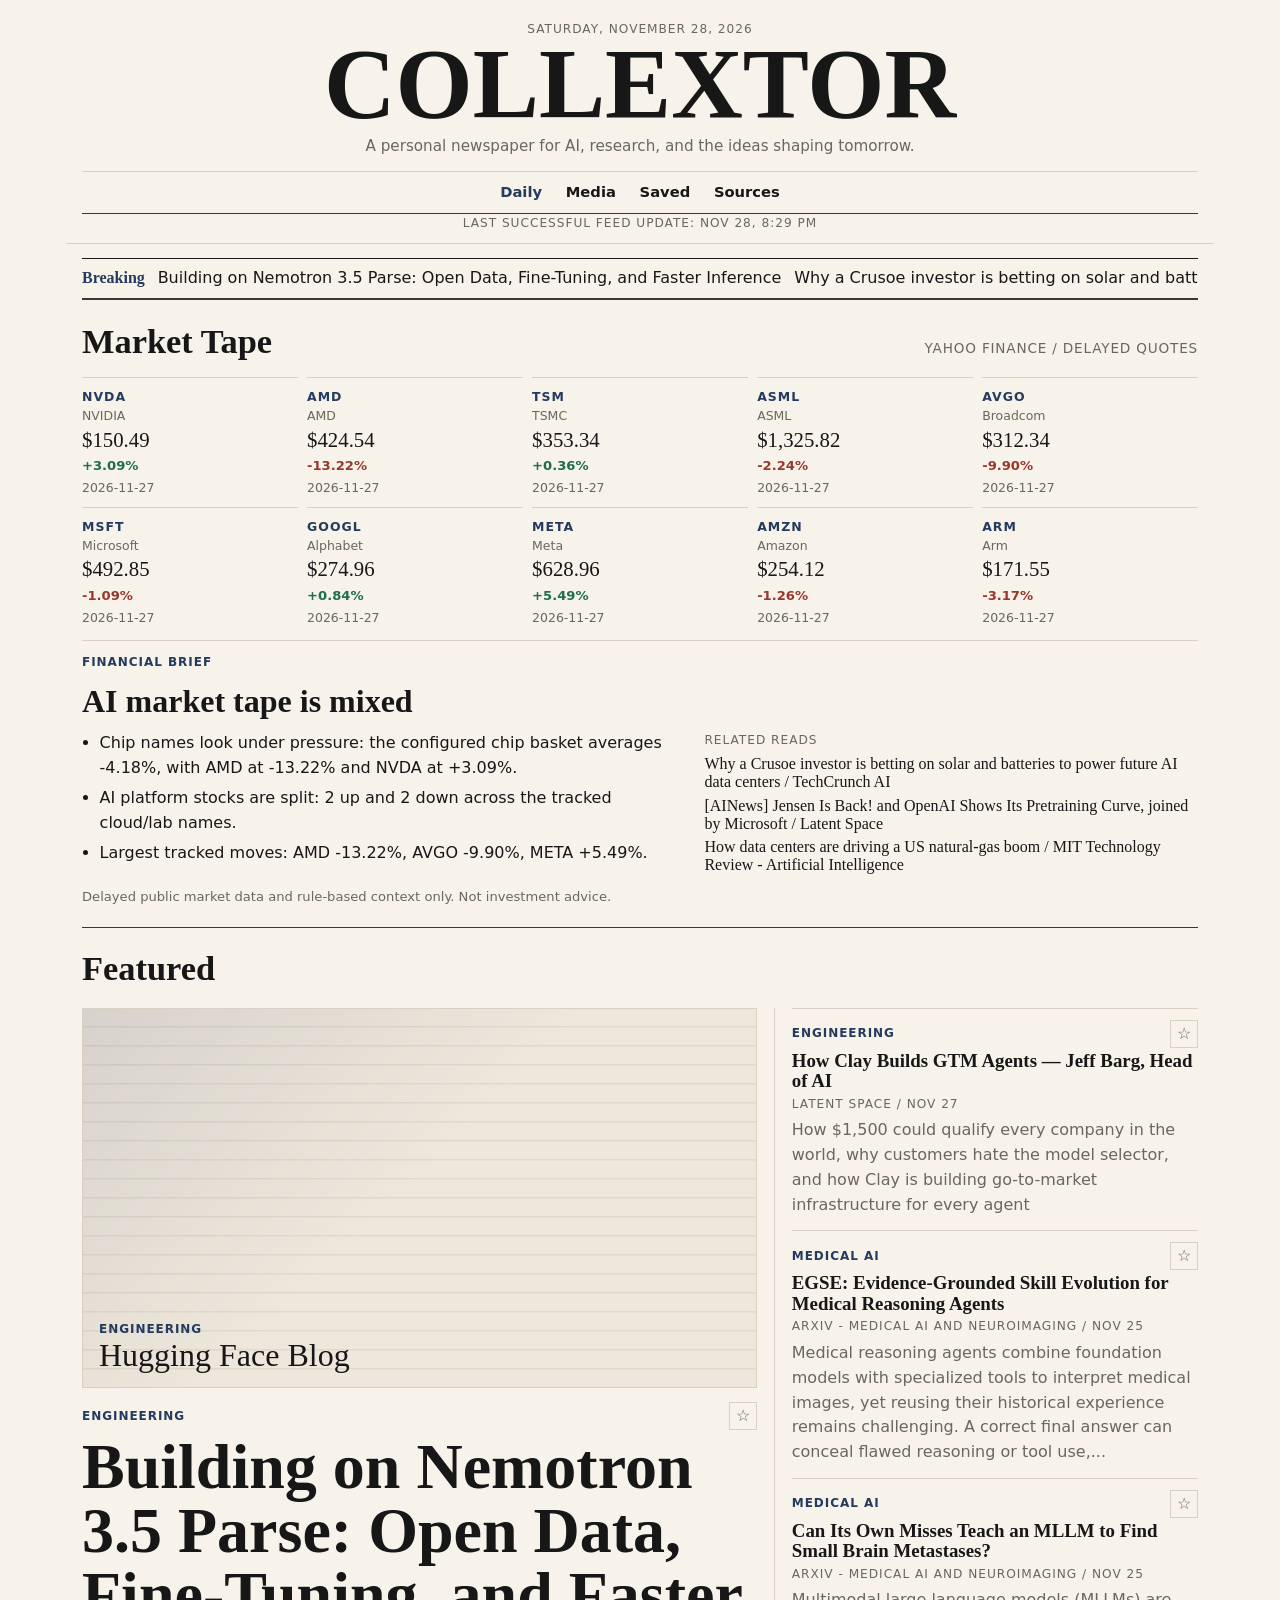
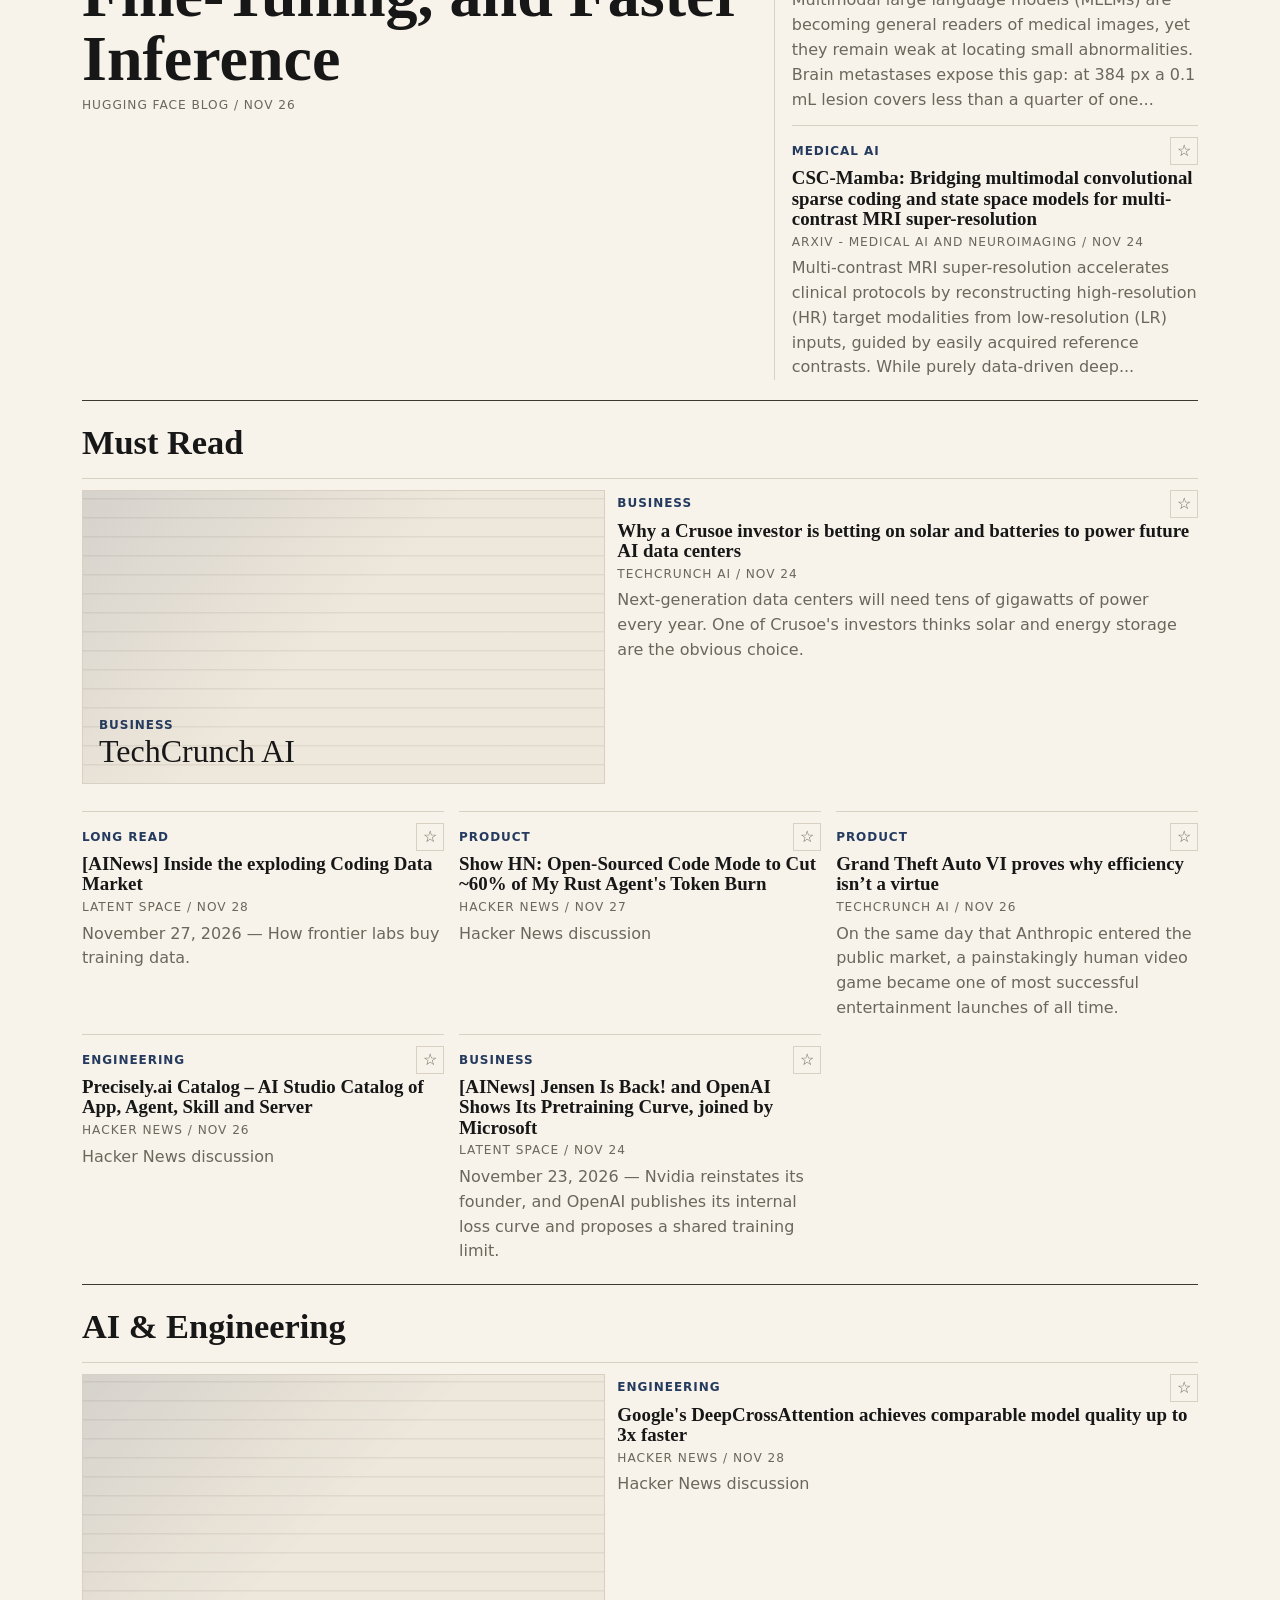
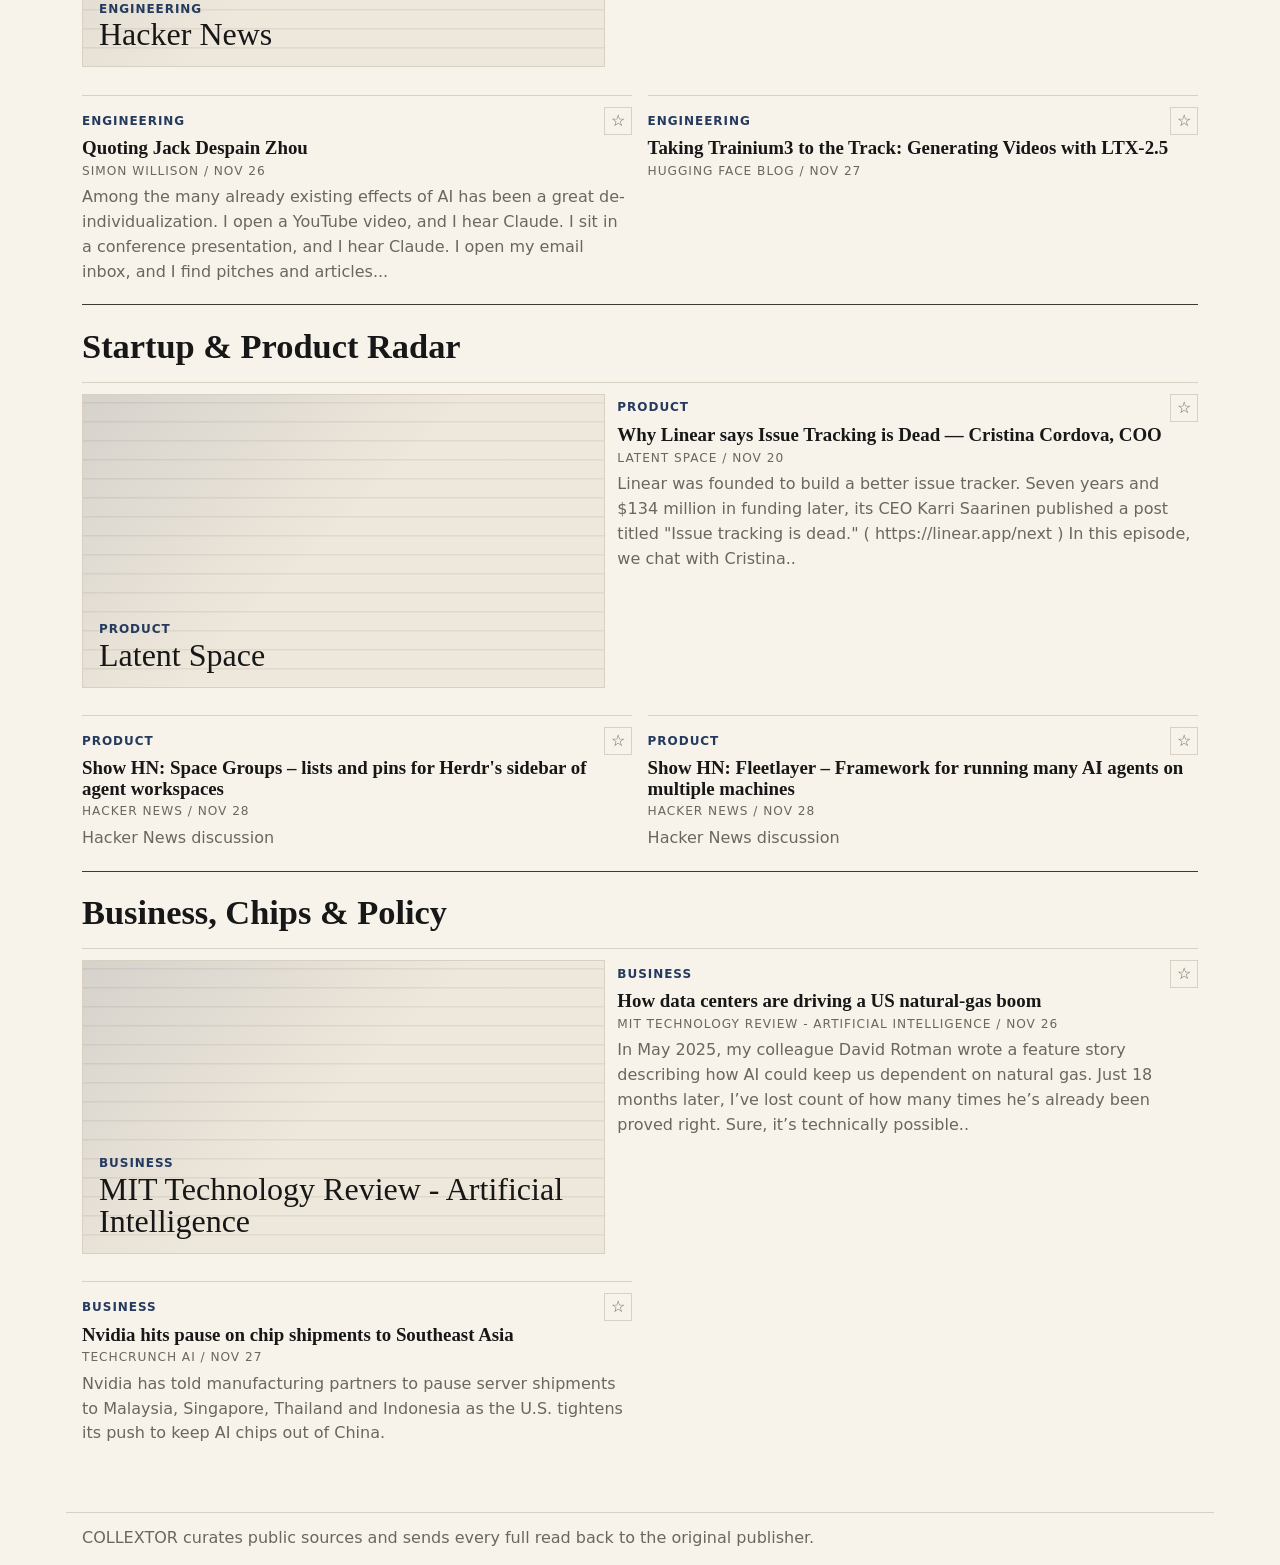
<file: index.html>
<!doctype html>
<html lang="en">
<head>
  <meta charset="utf-8">
  <meta name="viewport" content="width=device-width, initial-scale=1">
  <meta name="color-scheme" content="light dark">
  <title>COLLEXTOR</title>
  <link rel="icon" href="assets/favicon.svg" type="image/svg+xml">
  <link rel="stylesheet" href="assets/styles.css">
</head>
<body>
  <a class="skip-link" href="#main">Skip to content</a>
  <header class="masthead">
    <div class="date-line" id="today">Asia/Bangkok</div>
    <a class="brand" href="index.html">COLLEXTOR</a>
    <p>A personal newspaper for AI, research, and the ideas shaping tomorrow.</p>
    <nav aria-label="Primary">
      <a aria-current="page" href="index.html">Daily</a>
      <a href="media.html">Media</a>
      <a href="saved.html">Saved</a>
      <a href="sources.html">Sources</a>
    </nav>
    <div class="update-line" id="update-line">Loading latest edition...</div>
  </header>
  <main id="main">
    <section id="failure" class="notice" hidden></section>
    <section id="breaking" class="breaking" hidden aria-label="Breaking"></section>
    <section data-section="stocks" class="section-block market-block">
      <div class="section-heading">
        <h2>Market Tape</h2>
        <p id="stocks-meta">Delayed quotes from public market data.</p>
      </div>
      <div class="stock-strip" id="stock-strip"></div>
      <div class="market-brief" id="market-brief"></div>
    </section>
    <section data-section="featured" class="section-block">
      <h2>Featured</h2>
      <div class="front-grid" id="front-page" aria-label="Top stories">
        <div class="loading">Setting the front page...</div>
      </div>
    </section>
    <section data-section="must-read" class="section-block">
      <h2>Must Read</h2>
      <div class="story-list" id="must-read"></div>
    </section>
    <section data-section="ai-engineering" class="section-block">
      <h2>AI &amp; Engineering</h2>
      <div class="story-list compact" id="ai-engineering"></div>
    </section>
    <section data-section="research" class="section-block split">
      <div>
        <h2>Medical AI &amp; Neuroimaging</h2>
        <div class="research-list" id="medical-neuroimaging"></div>
      </div>
      <div>
        <h2>Multimodal &amp; Foundation Models</h2>
        <div class="research-list" id="multimodal-foundation"></div>
      </div>
    </section>
    <section data-section="startup-product" class="section-block">
      <h2>Startup &amp; Product Radar</h2>
      <div class="story-list compact" id="startup-product"></div>
    </section>
    <section data-section="business-policy" class="section-block">
      <h2>Business, Chips &amp; Policy</h2>
      <div class="story-list compact" id="business-policy"></div>
    </section>
  </main>
  <footer>
    <span>COLLEXTOR curates public sources and sends every full read back to the original publisher.</span>
  </footer>
  <script src="assets/app.js" defer></script>
</body>
</html>
</file>
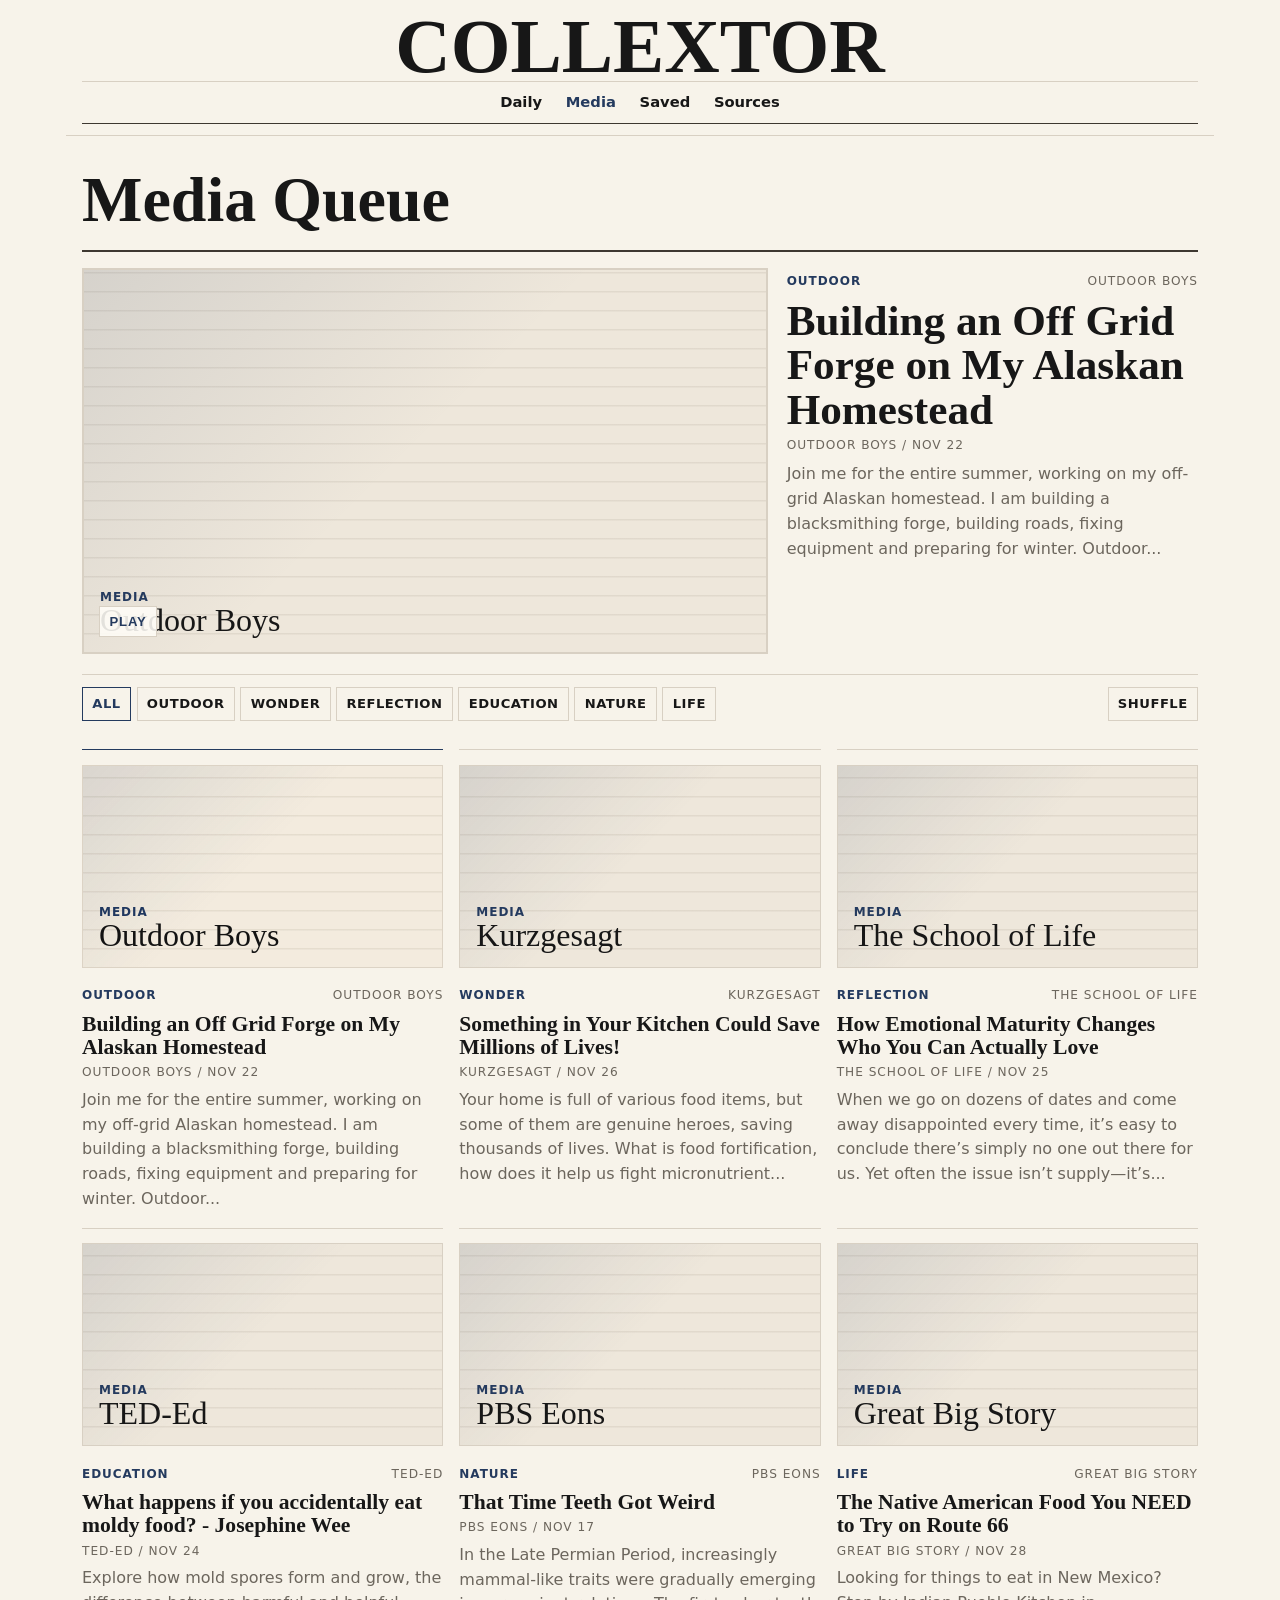
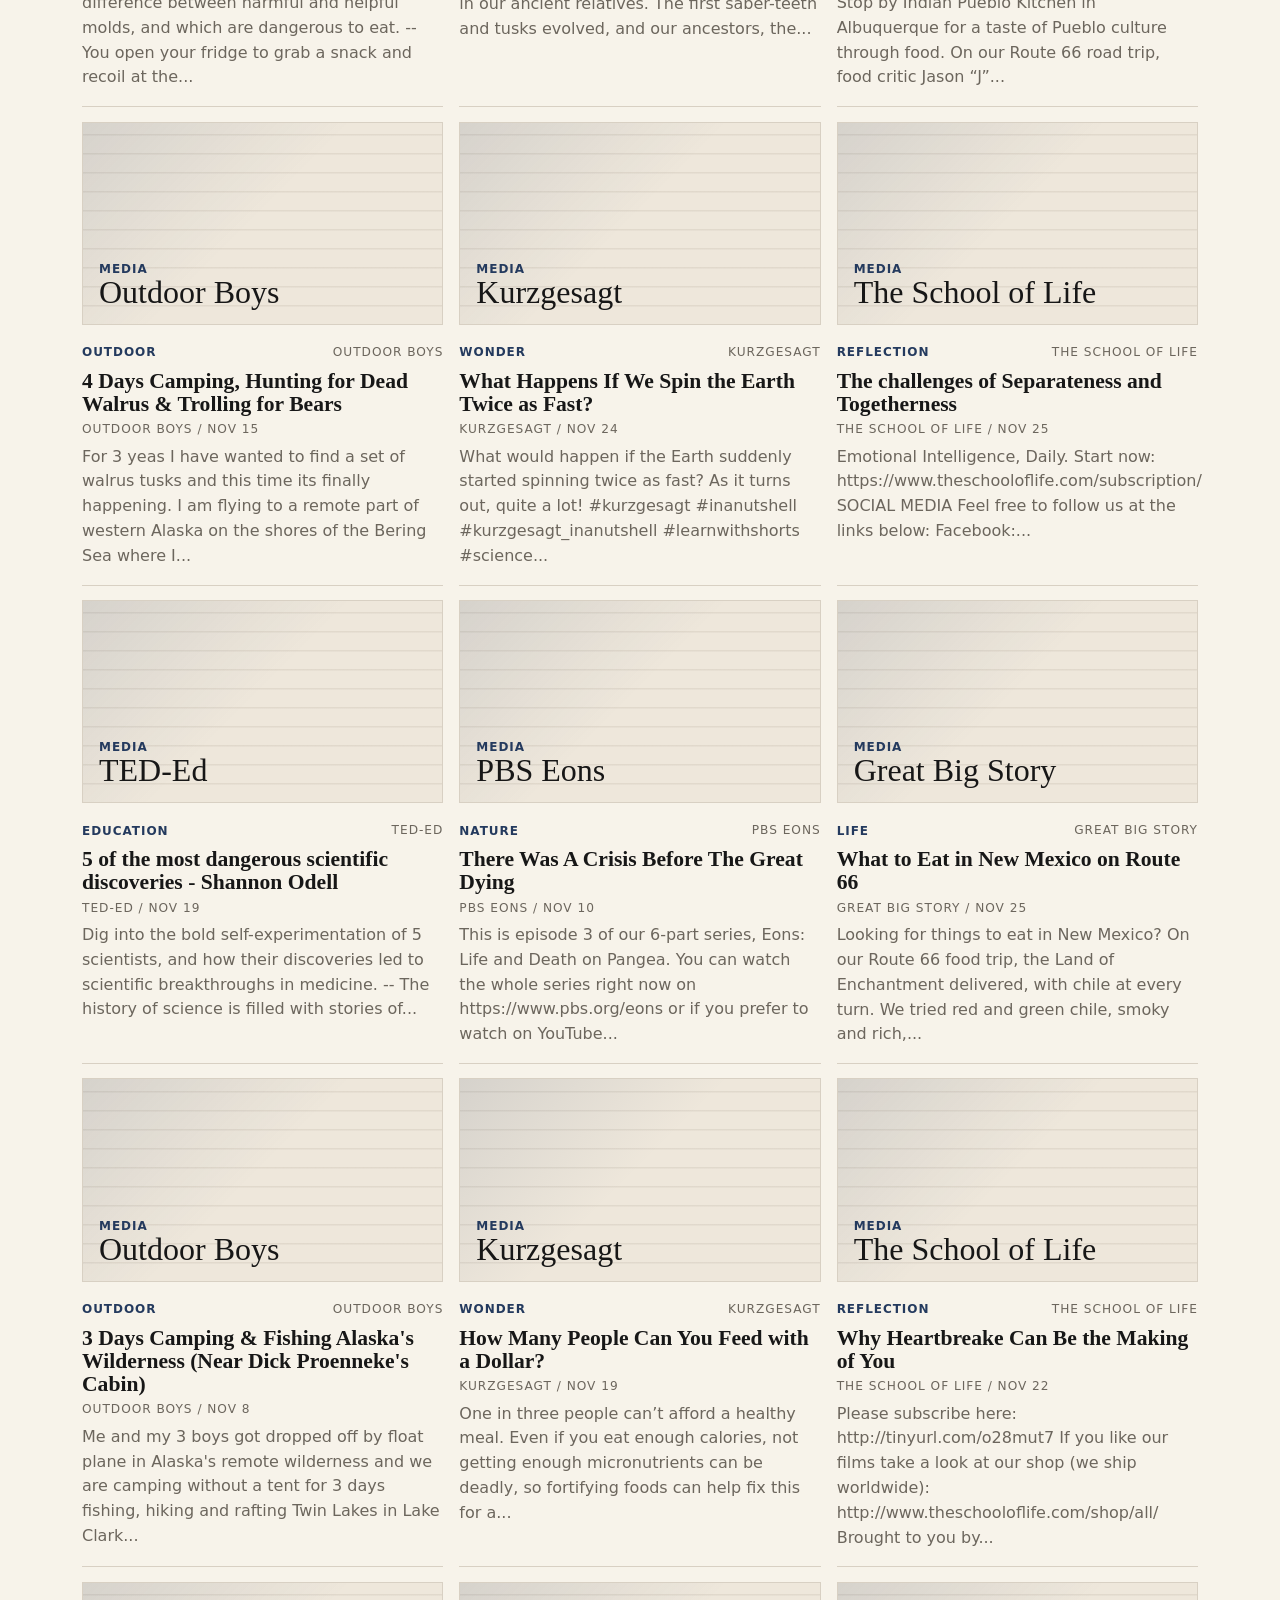
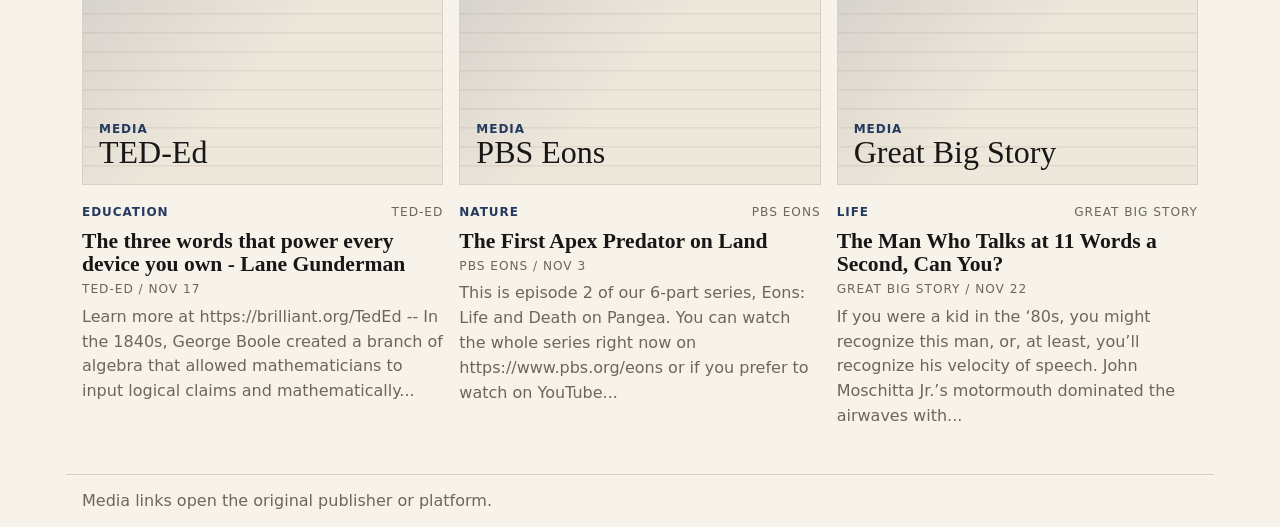
<file: media.html>
<!doctype html>
<html lang="en">
<head>
  <meta charset="utf-8">
  <meta name="viewport" content="width=device-width, initial-scale=1">
  <meta name="color-scheme" content="light dark">
  <title>Media - COLLEXTOR</title>
  <link rel="icon" href="assets/favicon.svg" type="image/svg+xml">
  <link rel="stylesheet" href="assets/styles.css">
</head>
<body>
  <a class="skip-link" href="#main">Skip to content</a>
  <header class="masthead compact-head">
    <a class="brand" href="index.html">COLLEXTOR</a>
    <nav aria-label="Primary">
      <a href="index.html">Daily</a>
      <a aria-current="page" href="media.html">Media</a>
      <a href="saved.html">Saved</a>
      <a href="sources.html">Sources</a>
    </nav>
  </header>
  <main id="main">
    <section class="page-head">
      <h1>Media Queue</h1>
    </section>
    <section id="media-player" class="media-player" hidden></section>
    <div id="media-controls" class="media-controls" hidden></div>
    <div id="media-list" class="media-grid"><div class="loading">Tuning the media queue...</div></div>
  </main>
  <footer>
    <span>Media links open the original publisher or platform.</span>
  </footer>
  <script src="assets/app.js" defer></script>
  <script src="assets/media.js" defer></script>
</body>
</html>
</file>
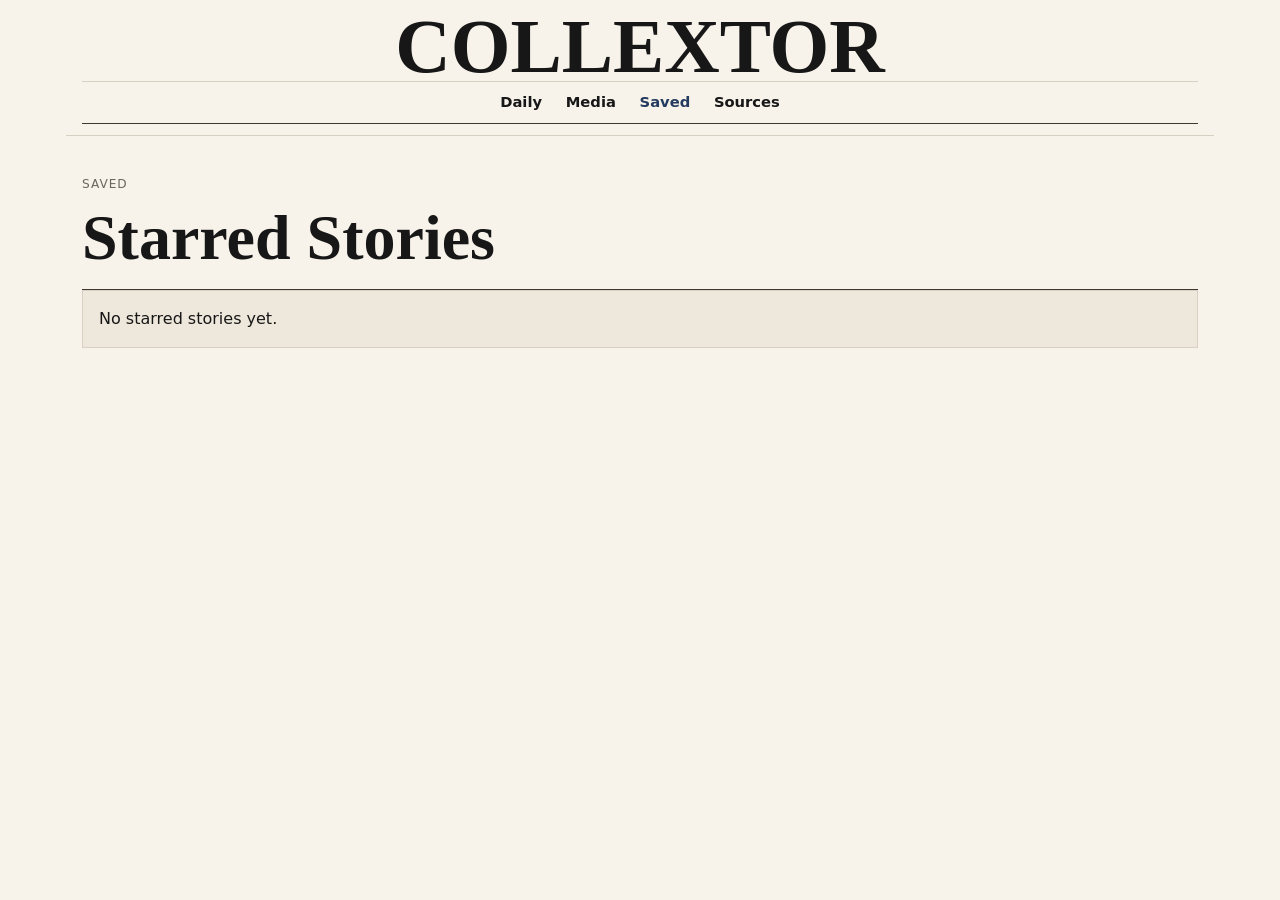
<file: saved.html>
<!doctype html>
<html lang="en">
<head>
  <meta charset="utf-8">
  <meta name="viewport" content="width=device-width, initial-scale=1">
  <meta name="color-scheme" content="light dark">
  <title>Saved - COLLEXTOR</title>
  <link rel="icon" href="assets/favicon.svg" type="image/svg+xml">
  <link rel="stylesheet" href="assets/styles.css">
</head>
<body>
  <a class="skip-link" href="#main">Skip to content</a>
  <header class="masthead compact-head">
    <a class="brand" href="index.html">COLLEXTOR</a>
    <nav aria-label="Primary">
      <a href="index.html">Daily</a>
      <a href="media.html">Media</a>
      <a aria-current="page" href="saved.html">Saved</a>
      <a href="sources.html">Sources</a>
    </nav>
  </header>
  <main id="main">
    <section class="page-head">
      <p class="eyebrow">Saved</p>
      <h1>Starred Stories</h1>
    </section>
    <div id="saved-list" class="story-list compact"><div class="loading">Loading saved stories...</div></div>
  </main>
  <script src="assets/app.js" defer></script>
  <script src="assets/saved.js" defer></script>
</body>
</html>
</file>
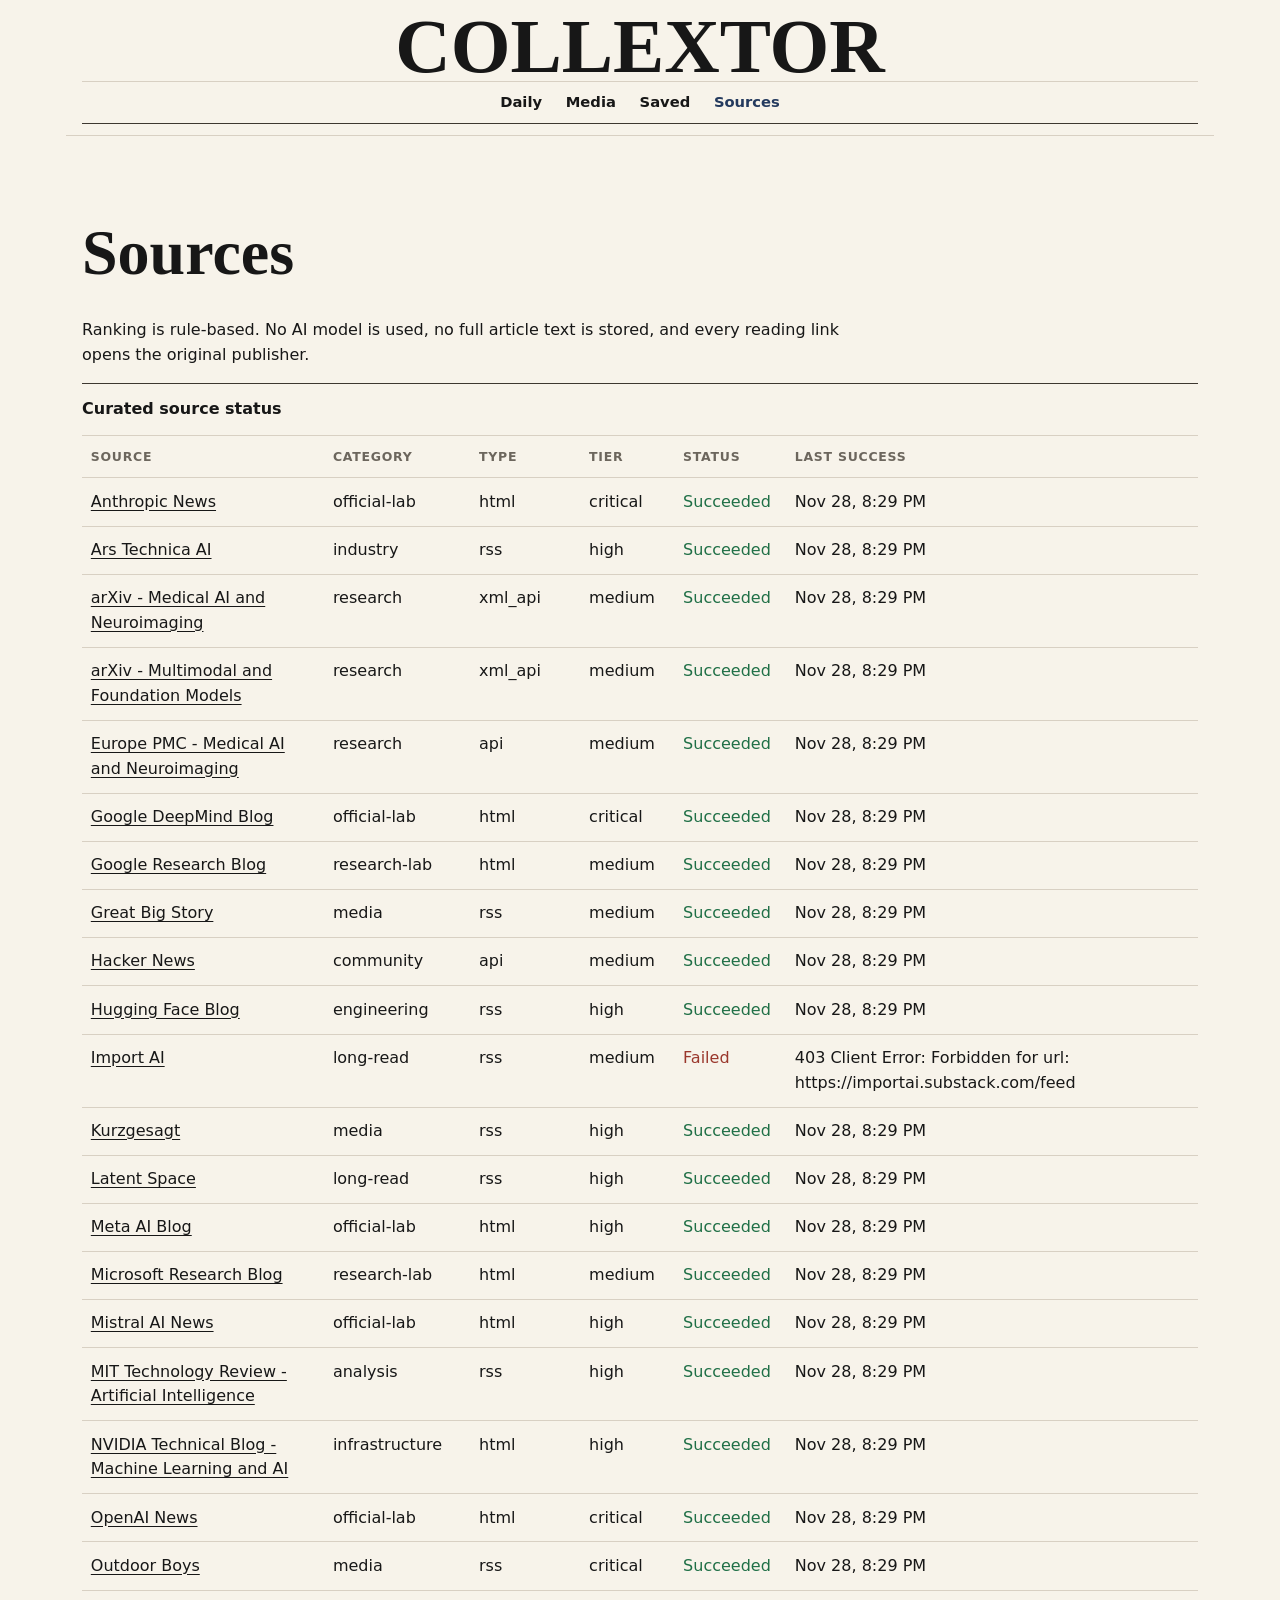
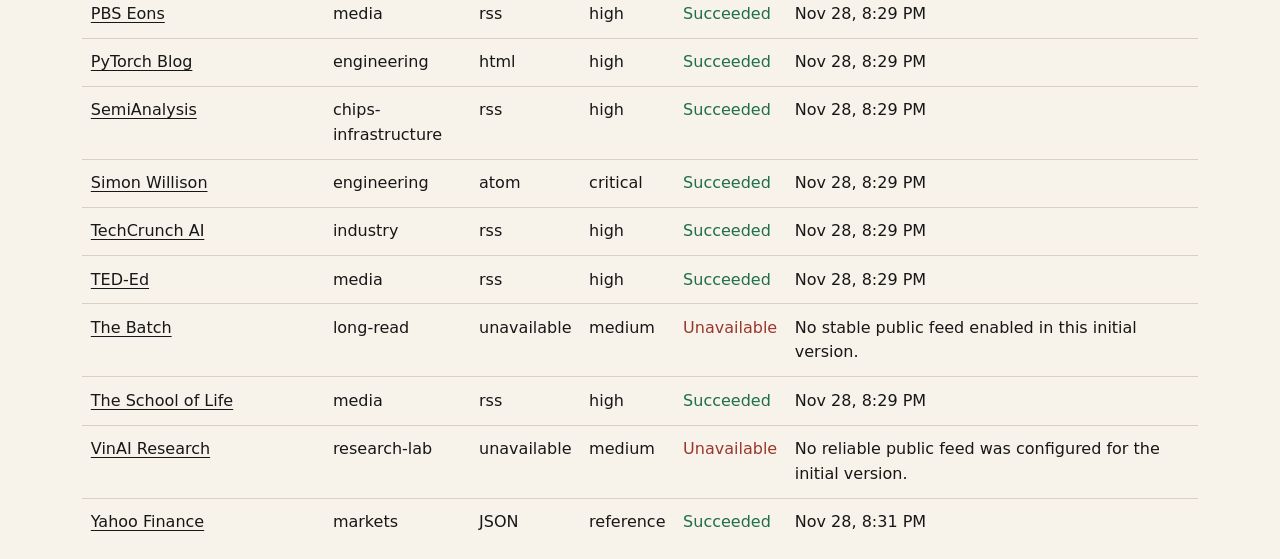
<file: sources.html>
<!doctype html>
<html lang="en">
<head>
  <meta charset="utf-8">
  <meta name="viewport" content="width=device-width, initial-scale=1">
  <meta name="color-scheme" content="light dark">
  <title>Sources - COLLEXTOR</title>
  <link rel="icon" href="assets/favicon.svg" type="image/svg+xml">
  <link rel="stylesheet" href="assets/styles.css">
</head>
<body>
  <a class="skip-link" href="#main">Skip to content</a>
  <header class="masthead compact-head">
    <a class="brand" href="index.html">COLLEXTOR</a>
    <nav aria-label="Primary">
      <a href="index.html">Daily</a>
      <a href="media.html">Media</a>
      <a href="saved.html">Saved</a>
      <a aria-current="page" href="sources.html">Sources</a>
    </nav>
  </header>
  <main id="main">
    <section class="source-note">
      <h1>Sources</h1>
      <p>Ranking is rule-based. No AI model is used, no full article text is stored, and every reading link opens the original publisher.</p>
    </section>
    <div class="table-wrap">
      <table id="sources-table">
        <caption>Curated source status</caption>
        <thead><tr><th>Source</th><th>Category</th><th>Type</th><th>Tier</th><th>Status</th><th>Last success</th></tr></thead>
        <tbody><tr><td colspan="6">Loading source status...</td></tr></tbody>
      </table>
    </div>
  </main>
  <script src="assets/app.js" defer></script>
  <script src="assets/sources.js" defer></script>
</body>
</html>
</file>
<file: assets/styles.css>
:root {
  color-scheme: light dark;
  --bg: #f7f3ea;
  --paper: #fffdf8;
  --ink: #171717;
  --muted: #6c665d;
  --rule: #d8d0c3;
  --strong-rule: #3d3830;
  --accent: #243a5e;
  --danger: #9a372c;
  --soft: #eee7db;
  --focus: #2d625c;
  --serif: Georgia, "Times New Roman", serif;
  --sans: ui-sans-serif, system-ui, -apple-system, BlinkMacSystemFont, "Segoe UI", sans-serif;
}

@media (prefers-color-scheme: dark) {
  :root {
    --bg: #11100f;
    --paper: #171614;
    --ink: #f2eee6;
    --muted: #aaa197;
    --rule: #39342f;
    --strong-rule: #d8d0c3;
    --accent: #9ab3df;
    --danger: #e07a6b;
    --soft: #211f1c;
    --focus: #8ab4f8;
  }
}

* { box-sizing: border-box; }
body {
  margin: 0;
  background: var(--bg);
  color: var(--ink);
  font-family: var(--sans);
  line-height: 1.55;
  overflow-x: hidden;
}
a { color: inherit; text-underline-offset: .16em; }
a:focus-visible, button:focus-visible { outline: 3px solid var(--focus); outline-offset: 3px; }
.skip-link { position: absolute; left: -999px; top: 1rem; background: var(--ink); color: var(--bg); padding: .65rem .9rem; z-index: 5; }
.skip-link:focus { left: 1rem; }

.masthead {
  max-width: 1148px;
  margin: 0 auto;
  padding: 1.25rem 1rem .65rem;
  text-align: center;
  border-bottom: 1px solid var(--rule);
}
.compact-head { padding-top: .75rem; }
.brand {
  display: block;
  font-family: var(--serif);
  font-size: clamp(3rem, 9vw, 6.2rem);
  line-height: .9;
  letter-spacing: 0;
  text-decoration: none;
  font-weight: 700;
}
.compact-head .brand { font-size: clamp(2.3rem, 7vw, 4.8rem); }
.masthead p { margin: .45rem auto .75rem; max-width: 680px; color: var(--muted); font-size: .95rem; overflow-wrap: anywhere; }
.date-line, .update-line, .eyebrow, .meta {
  color: var(--muted);
  font-size: .76rem;
  text-transform: uppercase;
  letter-spacing: .08em;
}
nav {
  display: flex;
  flex-wrap: wrap;
  justify-content: center;
  gap: .25rem .8rem;
  border-top: 1px solid var(--rule);
  border-bottom: 1px solid var(--strong-rule);
  padding: .42rem 0;
}
nav a { text-decoration: none; font-weight: 700; padding: .16rem .34rem; font-size: .92rem; }
nav a[aria-current="page"] { color: var(--accent); }

main, footer {
  max-width: 1148px;
  margin: 0 auto;
  padding: .85rem 1rem;
}
footer { color: var(--muted); border-top: 1px solid var(--rule); margin-top: 2rem; overflow-wrap: anywhere; }
.notice, .loading {
  background: var(--soft);
  border: 1px solid var(--rule);
  padding: 1rem;
}
.breaking {
  border-top: 1px solid var(--ink);
  border-bottom: 1px solid var(--strong-rule);
  padding: .45rem 0;
  display: flex;
  gap: .8rem;
  align-items: baseline;
  overflow-x: auto;
}
.breaking strong { color: var(--accent); font-family: var(--serif); }
.breaking a { white-space: nowrap; text-decoration: none; }

.front-grid {
  display: grid;
  grid-template-columns: minmax(0, 1.45fr) minmax(300px, .85fr);
  gap: 1.05rem;
  padding: .2rem 0 0;
}
.lead-story { border-right: 1px solid var(--rule); padding-right: 1.05rem; }
.lead-story h1, .page-head h1 {
  font-family: var(--serif);
  font-size: clamp(2.15rem, 5.1vw, 4rem);
  line-height: 1;
  margin: .3rem 0;
}
.lead-story p, .story p, .research-card p { color: var(--muted); margin: .3rem 0 0; }
.media-link {
  display: block;
  text-decoration: none;
}
.media-link:focus-visible .image-frame,
.media-link:focus-visible .placeholder {
  outline: 3px solid var(--focus);
  outline-offset: 3px;
}
.image-frame, .placeholder {
  width: 100%;
  aspect-ratio: 16 / 9;
  background: var(--soft);
  border: 1px solid var(--rule);
  margin-bottom: .9rem;
  display: grid;
  place-items: center;
  overflow: hidden;
}
.image-frame img { width: 100%; height: 100%; object-fit: cover; display: block; }
.placeholder { font-family: var(--serif); font-size: 2rem; color: var(--muted); }
.placeholder {
  align-content: end;
  justify-items: start;
  padding: 1rem;
  background:
    linear-gradient(135deg, color-mix(in srgb, var(--accent) 12%, transparent), transparent 48%),
    repeating-linear-gradient(0deg, transparent 0 17px, color-mix(in srgb, var(--rule) 62%, transparent) 18px 19px),
    var(--soft);
}
.placeholder-kicker {
  display: block;
  color: var(--accent);
  font-family: var(--sans);
  font-size: .75rem;
  font-weight: 800;
  text-transform: uppercase;
  letter-spacing: .08em;
}
.placeholder-source {
  display: block;
  max-width: 100%;
  color: var(--ink);
  font-size: clamp(1.15rem, 4vw, 2rem);
  line-height: 1;
}
.secondary-list { display: grid; gap: .8rem; }
.story {
  border-top: 1px solid var(--rule);
  padding-top: .68rem;
}
.story,
.lead-story,
.research-card,
.archive-card,
.media-card,
.stock-tile {
  transition: background-color .16s ease, border-color .16s ease, box-shadow .16s ease, color .16s ease;
}
.story:hover,
.story:focus-within,
.lead-story:hover,
.lead-story:focus-within,
.research-card:hover,
.research-card:focus-within,
.archive-card:hover,
.archive-card:focus-within,
.media-card:hover,
.media-card:focus-within,
.stock-tile:hover,
.stock-tile:focus-within {
  background: color-mix(in srgb, var(--accent) 5%, transparent);
  border-color: var(--accent);
  box-shadow: 0 0 0 .45rem color-mix(in srgb, var(--accent) 5%, transparent);
}
.story:hover h3 a,
.story:focus-within h3 a,
.lead-story:hover h1 a,
.lead-story:focus-within h1 a,
.research-card:hover h3 a,
.research-card:focus-within h3 a,
.archive-card:hover h2 a,
.archive-card:focus-within h2 a,
.media-card:hover h2 a,
.media-card:focus-within h2 a {
  color: var(--accent);
}
.featured-story {
  display: grid;
  grid-template-columns: minmax(220px, .9fr) minmax(0, 1fr);
  gap: .8rem;
  align-items: start;
  grid-column: 1 / -1;
}
.featured-story .media-link { min-width: 0; }
.story-body { min-width: 0; }
.story-kicker {
  display: flex;
  justify-content: space-between;
  align-items: center;
  gap: .75rem;
  min-height: 1.65rem;
}
.star-button {
  appearance: none;
  border: 1px solid var(--rule);
  background: transparent;
  color: var(--muted);
  width: 1.75rem;
  height: 1.75rem;
  display: inline-grid;
  place-items: center;
  padding: 0;
  line-height: 1;
  font-size: 1rem;
  cursor: pointer;
}
.star-button:hover,
.star-button.is-saved {
  color: var(--accent);
  border-color: var(--accent);
}
.featured-story h3 { font-size: clamp(1.35rem, 2.2vw, 1.85rem); }
.story a, .lead-story a, .research-card a, .archive-card a { text-decoration: none; }
.story h3, .research-card h3, .archive-card h2 {
  margin: .2rem 0;
  font-family: var(--serif);
  line-height: 1.08;
  font-size: 1.18rem;
}
.section-block {
  border-top: 1px solid var(--strong-rule);
  padding: .9rem 0 1.25rem;
}
.section-block[hidden] { display: none; }
.section-block h2 {
  font-family: var(--serif);
  font-size: clamp(1.55rem, 3vw, 2.15rem);
  margin: 0 0 .55rem;
}
.story-list {
  display: grid;
  grid-template-columns: repeat(3, minmax(0, 1fr));
  gap: .82rem .95rem;
}
.story-list.compact {
  grid-template-columns: repeat(2, minmax(0, 1fr));
}
.section-heading {
  display: flex;
  justify-content: space-between;
  gap: 1rem;
  align-items: baseline;
}
.section-heading p {
  color: var(--muted);
  margin: 0;
  font-size: .85rem;
  text-transform: uppercase;
  letter-spacing: .06em;
}
.stock-strip {
  display: grid;
  grid-template-columns: repeat(5, minmax(0, 1fr));
  gap: .58rem;
}
.stock-tile {
  border-top: 1px solid var(--rule);
  padding: .58rem 0 0;
  text-decoration: none;
  min-width: 0;
}
.stock-symbol {
  display: block;
  color: var(--accent);
  font-size: .78rem;
  font-weight: 800;
  letter-spacing: .08em;
}
.stock-name,
.stock-date {
  display: block;
  color: var(--muted);
  font-size: .78rem;
  white-space: nowrap;
  overflow: hidden;
  text-overflow: ellipsis;
}
.stock-price {
  display: block;
  font-family: var(--serif);
  font-size: 1.3rem;
  line-height: 1.05;
  margin: .18rem 0;
}
.stock-change {
  display: inline-block;
  font-size: .82rem;
  font-weight: 800;
}
.stock-change.up { color: #1f6f46; }
.stock-change.down { color: var(--danger); }
.market-brief {
  display: grid;
  grid-template-columns: minmax(0, 1.1fr) minmax(260px, .9fr);
  gap: .8rem 1.2rem;
  border-top: 1px solid var(--rule);
  margin-top: .8rem;
  padding-top: .75rem;
}
.market-brief .tag,
.market-brief h3,
.market-disclaimer {
  grid-column: 1 / -1;
}
.market-brief h3 {
  font-family: var(--serif);
  font-size: clamp(1.55rem, 3vw, 2rem);
  line-height: 1.05;
  margin: 0;
}
.market-brief ul {
  margin: 0;
  padding-left: 1.1rem;
}
.market-brief li { margin-bottom: .35rem; }
.market-related {
  display: grid;
  gap: .35rem;
  align-content: start;
}
.market-related a {
  text-decoration: none;
  font-family: var(--serif);
  line-height: 1.12;
}
.market-disclaimer {
  color: var(--muted);
  font-size: .82rem;
  margin: 0;
}
.split {
  display: grid;
  grid-template-columns: 1fr 1fr;
  gap: 1.2rem;
}
.research-list { display: grid; gap: .8rem; }
.research-card {
  border-top: 1px solid var(--rule);
  padding-top: .7rem;
}
.tag {
  color: var(--accent);
  font-size: .75rem;
  font-weight: 800;
  text-transform: uppercase;
  letter-spacing: .08em;
}
.page-head { border-bottom: 1px solid var(--strong-rule); padding: .85rem 0; }
.archive-explainer { max-width: 680px; color: var(--muted); }
.archive-list { display: grid; gap: .8rem; }
.archive-card {
  border-top: 1px solid var(--rule);
  padding-top: .8rem;
}
.media-grid {
  display: grid;
  grid-template-columns: repeat(3, minmax(0, 1fr));
  gap: 1rem;
  padding-top: 1rem;
}
.media-player {
  display: grid;
  grid-template-columns: minmax(0, 1.25fr) minmax(280px, .75fr);
  gap: 1.2rem;
  align-items: start;
  border-top: 1px solid var(--strong-rule);
  padding: 1rem 0 1.25rem;
}
.media-player[hidden] { display: none; }
.player-frame {
  width: 100%;
  aspect-ratio: 16 / 9;
  background: var(--soft);
  border: 1px solid var(--rule);
  overflow: hidden;
}
.player-frame iframe,
.player-frame .media-link,
.player-frame .player-poster,
.player-frame .image-frame,
.player-frame .placeholder {
  width: 100%;
  height: 100%;
  margin: 0;
}
.player-frame iframe {
  display: block;
  border: 0;
}
.player-poster {
  appearance: none;
  position: relative;
  display: block;
  border: 0;
  background: transparent;
  padding: 0;
  color: inherit;
  cursor: pointer;
}
.play-mark {
  position: absolute;
  left: 1rem;
  bottom: 1rem;
  background: color-mix(in srgb, var(--paper) 88%, transparent);
  border: 1px solid var(--rule);
  color: var(--accent);
  padding: .42rem .6rem;
  font-size: .82rem;
  font-weight: 800;
  letter-spacing: .06em;
  text-transform: uppercase;
}
.player-copy h2 {
  font-family: var(--serif);
  font-size: clamp(1.7rem, 4vw, 2.7rem);
  line-height: 1.02;
  margin: .3rem 0;
}
.player-copy p {
  color: var(--muted);
  margin: .45rem 0 0;
}
.player-copy a { text-decoration: none; }
.media-controls {
  display: flex;
  justify-content: space-between;
  gap: .75rem;
  align-items: center;
  border-top: 1px solid var(--rule);
  padding: .75rem 0;
}
.media-controls[hidden] { display: none; }
.filter-tabs {
  display: flex;
  flex-wrap: wrap;
  gap: .35rem;
}
.media-actions {
  display: flex;
  flex-wrap: wrap;
  justify-content: flex-end;
  gap: .35rem;
}
.filter-button,
.shuffle-button,
.clear-watched-button {
  appearance: none;
  border: 1px solid var(--rule);
  background: transparent;
  color: var(--ink);
  padding: .38rem .58rem;
  font: inherit;
  font-size: .82rem;
  font-weight: 800;
  letter-spacing: .04em;
  text-transform: uppercase;
  cursor: pointer;
}
.filter-button:hover,
.filter-button.is-active,
.shuffle-button:hover,
.clear-watched-button:hover {
  border-color: var(--accent);
  color: var(--accent);
}
.media-card {
  border-top: 1px solid var(--rule);
  padding-top: .9rem;
  min-width: 0;
}
.media-empty {
  grid-column: 1 / -1;
}
.media-card.is-active {
  border-top-color: var(--accent);
}
.media-pick {
  appearance: none;
  display: block;
  width: 100%;
  border: 0;
  background: transparent;
  padding: 0;
  margin: 0;
  color: inherit;
  text-align: left;
  cursor: pointer;
}
.media-pick .image-frame,
.media-pick .placeholder {
  transition: filter .18s ease, opacity .18s ease;
}
.media-pick:hover .image-frame,
.media-pick:hover .placeholder,
.media-pick.is-active .image-frame,
.media-pick.is-active .placeholder {
  filter: saturate(1.05) contrast(1.04);
}
.media-card h2 {
  font-family: var(--serif);
  font-size: 1.35rem;
  line-height: 1.08;
  margin: .25rem 0;
}
.media-card p {
  color: var(--muted);
  margin: .35rem 0 0;
}
.media-card a { text-decoration: none; }
.source-note { max-width: 760px; }
.source-note h1 { font-family: var(--serif); font-size: clamp(2rem, 6vw, 4rem); margin-bottom: .2rem; }
.table-wrap { overflow-x: auto; border-top: 1px solid var(--strong-rule); }
table { width: 100%; border-collapse: collapse; min-width: 760px; }
caption { text-align: left; padding: .8rem 0; font-weight: 700; }
th, td { text-align: left; border-top: 1px solid var(--rule); padding: .7rem .55rem; vertical-align: top; }
th { font-size: .78rem; text-transform: uppercase; letter-spacing: .06em; color: var(--muted); }
.status-ok { color: #1f6f46; }
.status-fail { color: var(--danger); }

@media (max-width: 780px) {
  .front-grid, .split, .story-list, .story-list.compact, .featured-story, .media-grid, .media-player { grid-template-columns: 1fr; }
  .market-brief { grid-template-columns: 1fr; }
  .media-controls { align-items: stretch; flex-direction: column; }
  .media-actions { justify-content: flex-start; }
  .stock-strip { grid-template-columns: repeat(2, minmax(0, 1fr)); }
  .section-heading { align-items: flex-start; flex-direction: column; gap: .15rem; }
  .lead-story { border-right: 0; padding-right: 0; }
  .brand { font-size: clamp(2rem, 10.5vw, 2.55rem); }
  .compact-head .brand { font-size: clamp(1.95rem, 10vw, 2.45rem); }
  .masthead p { max-width: 32ch; }
  nav { gap: .2rem .45rem; }
  nav a { font-size: .88rem; padding: .14rem .2rem; }
  main, footer, .masthead { padding-left: .85rem; padding-right: .85rem; }
  .story h3, .research-card h3 { font-size: 1.2rem; }
}
</file>
